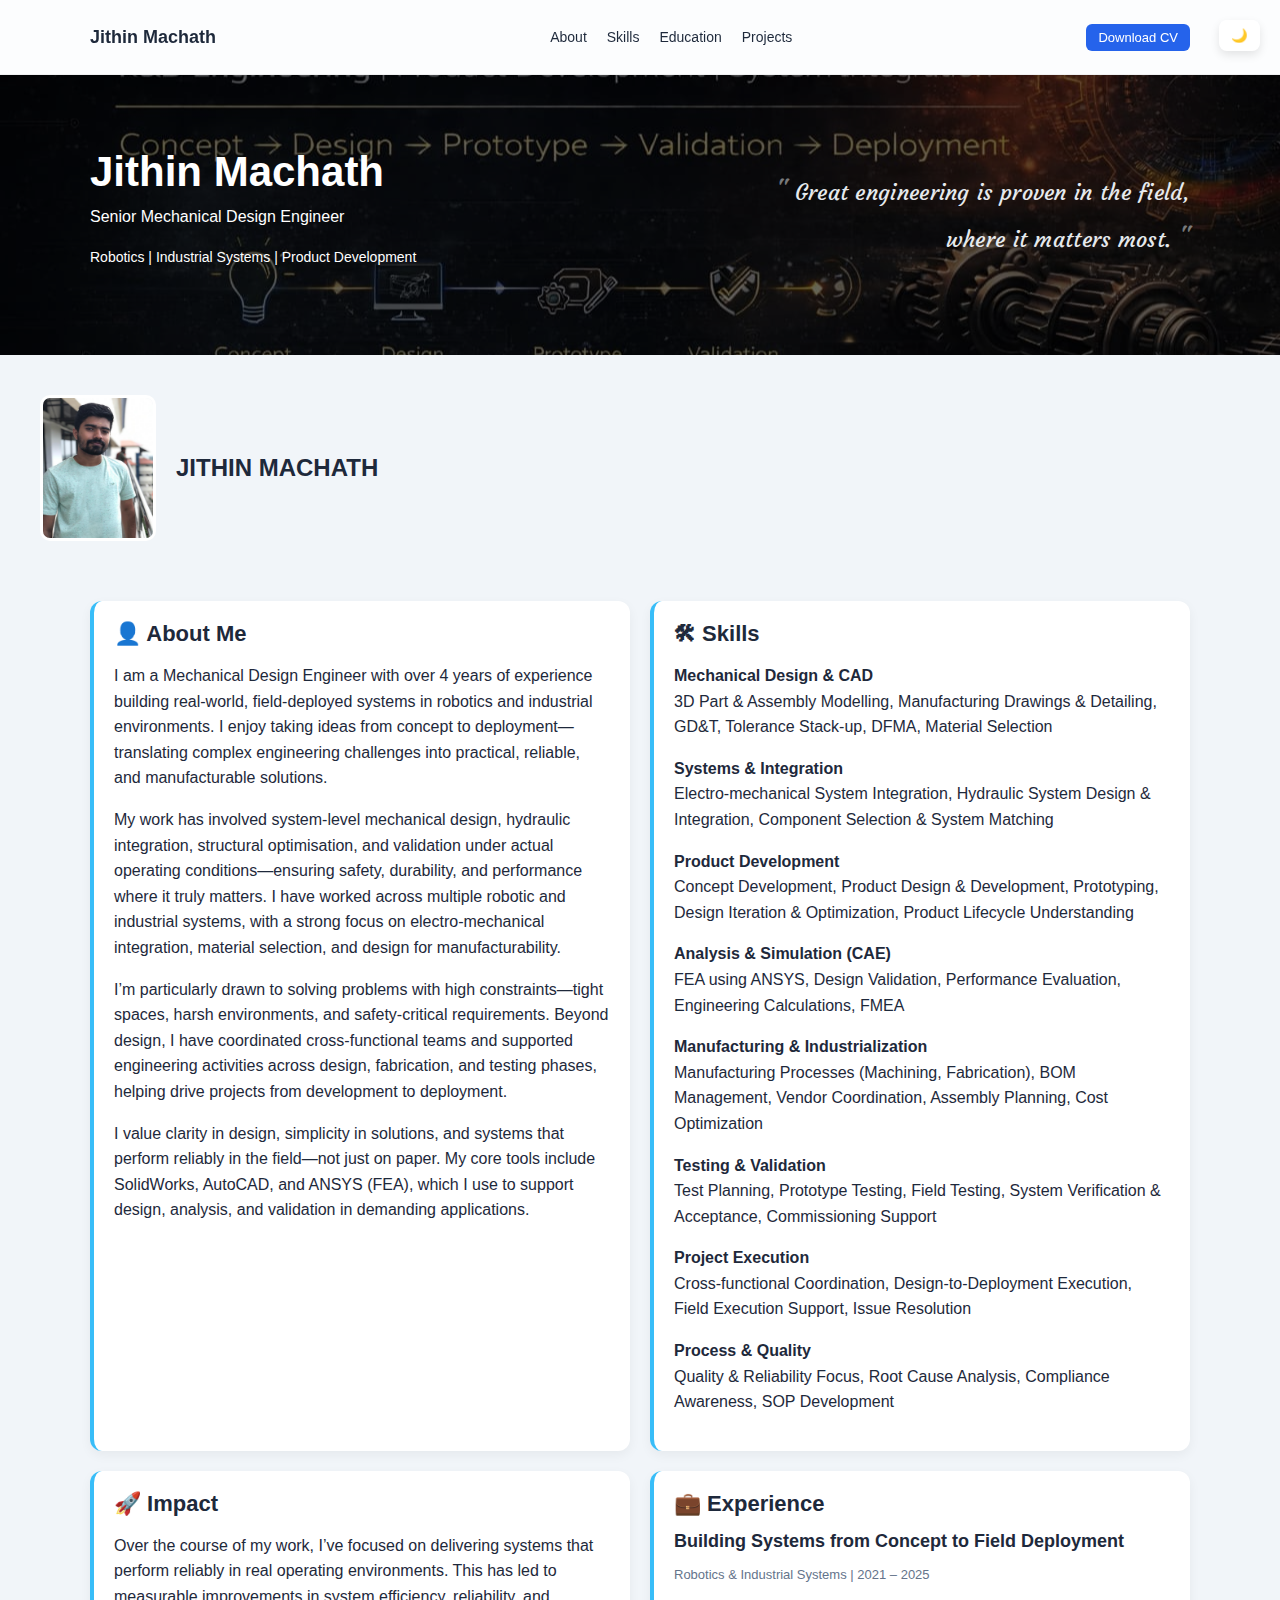
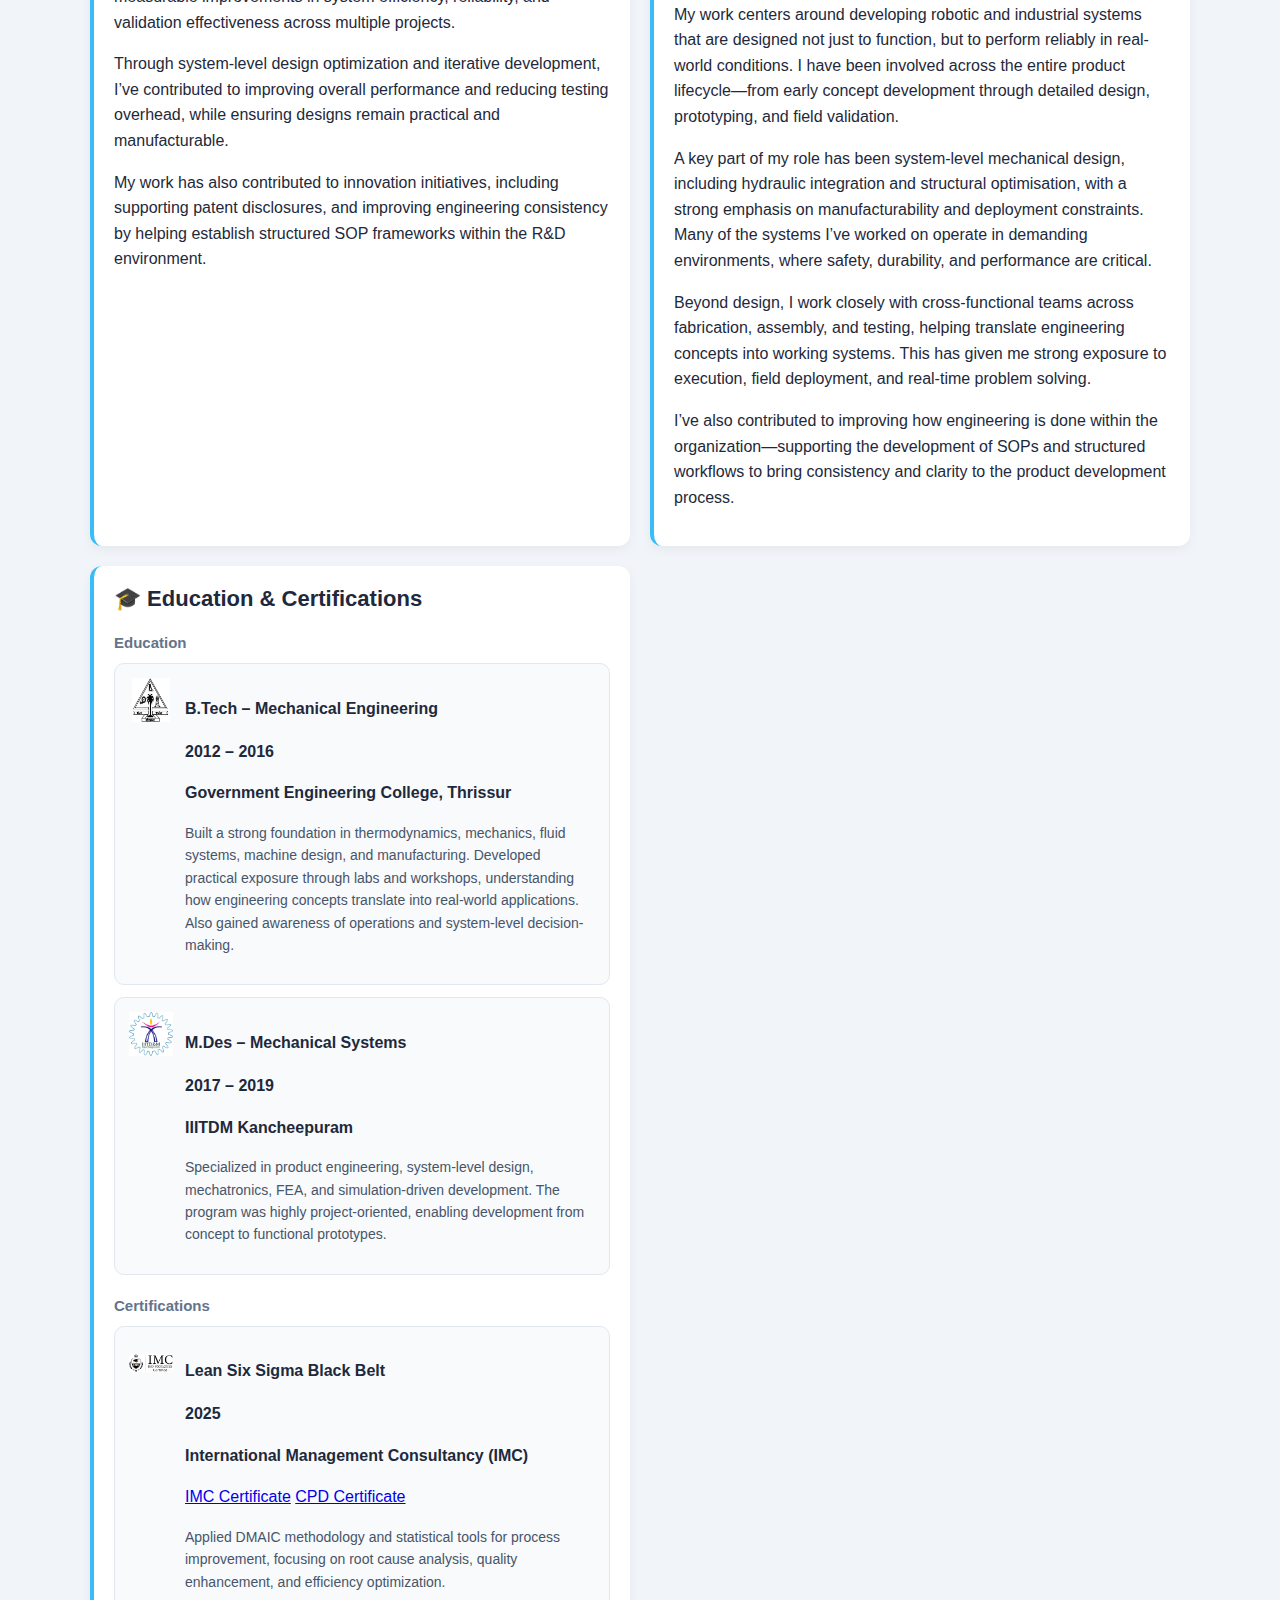
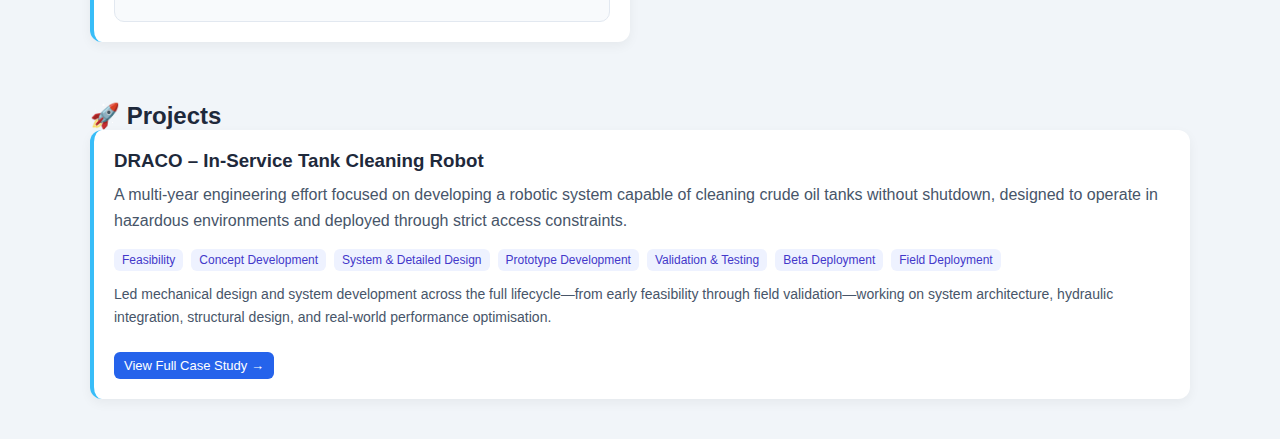
<file: index.html>
<!DOCTYPE html>
<html lang="en">

<head>
    <meta charset="UTF-8">
    <meta name="viewport" content="width=device-width, initial-scale=1.0">
    <title>Jithin Machath | Mechanical Engineer</title>
    <link rel="stylesheet" href="style.css">
</head>

<body>

<!-- FLOATING DARK MODE BUTTON -->
<button id="theme-toggle">🌙</button>

<nav class="navbar">
    <div class="nav-container">
<a href="index.html" class="nav-logo">Jithin Machath</a>

        <ul class="nav-links">
            <li><a href="#about">About</a></li>
            <li><a href="#skills">Skills</a></li>
            <li><a href="#education">Education</a></li>
            <li><a href="#projects">Projects</a></li>
        </ul>

        <a href="resume.pdf" class="resume-btn" download>Download CV</a>
    </div>
</nav>

<header class="hero">
    <div class="hero-container">

        <!-- LEFT -->
        <div class="hero-text">
            <h1>Jithin Machath</h1>
            <p class="role">Senior Mechanical Design Engineer</p>
            <p class="subtext">Robotics | Industrial Systems | Product Development</p>
        </div>

        <!-- RIGHT (QUOTE) -->
       <div class="hero-quote">
    <p>
        Great engineering is proven in the field,<br>
        where it matters most.
    </p>
</div>

    </div>
</header>

<!-- INTRO (cleaned, no quote duplication) -->
<section class="intro">
    <div class="intro-header">
        <img src="images/profile.png" class="profile-img">

        <div>
            <h2>JITHIN MACHATH</h2>
        </div>
    </div>
</section>

<section class="container">

    <!-- ABOUT -->
    <article class="card" id="about">
        <h2>👤 About Me</h2>
       <p>
I am a Mechanical Design Engineer with over 4 years of experience building real-world, field-deployed systems in robotics and industrial environments. I enjoy taking ideas from concept to deployment—translating complex engineering challenges into practical, reliable, and manufacturable solutions.
</p>

<p>
My work has involved system-level mechanical design, hydraulic integration, structural optimisation, and validation under actual operating conditions—ensuring safety, durability, and performance where it truly matters. I have worked across multiple robotic and industrial systems, with a strong focus on electro-mechanical integration, material selection, and design for manufacturability.
</p>

<p>
I’m particularly drawn to solving problems with high constraints—tight spaces, harsh environments, and safety-critical requirements. Beyond design, I have coordinated cross-functional teams and supported engineering activities across design, fabrication, and testing phases, helping drive projects from development to deployment.
</p>

<p>
I value clarity in design, simplicity in solutions, and systems that perform reliably in the field—not just on paper. My core tools include SolidWorks, AutoCAD, and ANSYS (FEA), which I use to support design, analysis, and validation in demanding applications.
</p>
    </article>

    <!-- SKILLS -->
    <article class="card" id="skills">
        <h2>🛠 Skills</h2>
        
   <div class="skills-block">

    <p><strong>Mechanical Design & CAD</strong><br>
    3D Part & Assembly Modelling, Manufacturing Drawings & Detailing, GD&T, Tolerance Stack-up, DFMA, Material Selection</p>

    <p><strong>Systems & Integration</strong><br>
    Electro-mechanical System Integration, Hydraulic System Design & Integration, Component Selection & System Matching</p>

    <p><strong>Product Development</strong><br>
    Concept Development, Product Design & Development, Prototyping, Design Iteration & Optimization, Product Lifecycle Understanding</p>

    <p><strong>Analysis & Simulation (CAE)</strong><br>
    FEA using ANSYS, Design Validation, Performance Evaluation, Engineering Calculations, FMEA</p>

    <p><strong>Manufacturing & Industrialization</strong><br>
    Manufacturing Processes (Machining, Fabrication), BOM Management, Vendor Coordination, Assembly Planning, Cost Optimization</p>

    <p><strong>Testing & Validation</strong><br>
    Test Planning, Prototype Testing, Field Testing, System Verification & Acceptance, Commissioning Support</p>

    <p><strong>Project Execution</strong><br>
    Cross-functional Coordination, Design-to-Deployment Execution, Field Execution Support, Issue Resolution</p>

    <p><strong>Process & Quality</strong><br>
    Quality & Reliability Focus, Root Cause Analysis, Compliance Awareness, SOP Development</p>

</div>
    </article>

<!-- ACHIEVEMENTS -->
<article class="card" id="impact">
    <h2>🚀 Impact</h2>

    <p>
    Over the course of my work, I’ve focused on delivering systems that perform reliably in real operating environments. This has led to measurable improvements in system efficiency, reliability, and validation effectiveness across multiple projects.
    </p>

    <p>
    Through system-level design optimization and iterative development, I’ve contributed to improving overall performance and reducing testing overhead, while ensuring designs remain practical and manufacturable.
    </p>

    <p>
    My work has also contributed to innovation initiatives, including supporting patent disclosures, and improving engineering consistency by helping establish structured SOP frameworks within the R&D environment.
    </p>

</article>

<!-- EXPERIENCE -->
<article class="card" id="experience">
    <h2>💼 Experience</h2>

    <div class="exp-block">

        <h3>Building Systems from Concept to Field Deployment</h3>
        <p class="exp-meta">Robotics & Industrial Systems | 2021 – 2025 </p>

        <p>
        My work centers around developing robotic and industrial systems that are designed not just to function, but to perform reliably in real-world conditions. I have been involved across the entire product lifecycle—from early concept development through detailed design, prototyping, and field validation.
        </p>

        <p>
        A key part of my role has been system-level mechanical design, including hydraulic integration and structural optimisation, with a strong emphasis on manufacturability and deployment constraints. Many of the systems I’ve worked on operate in demanding environments, where safety, durability, and performance are critical.
        </p>

        <p>
        Beyond design, I work closely with cross-functional teams across fabrication, assembly, and testing, helping translate engineering concepts into working systems. This has given me strong exposure to execution, field deployment, and real-time problem solving.
        </p>

        <p>
        I’ve also contributed to improving how engineering is done within the organization—supporting the development of SOPs and structured workflows to bring consistency and clarity to the product development process.
        </p>

    </div>

</article>


    
    <!-- EDUCATION -->
    <article class="card" id="education">
        <h2>🎓 Education & Certifications</h2>

        <h3 class="sub-heading">Education</h3>

        <div class="edu-block">
            <img src="images/gec.jpg" class="edu-logo">
            <div>
                <h4>B.Tech – Mechanical Engineering</h4>
                <p><strong>2012 – 2016</strong></p>

                <p>
                    <a href="https://gectcr.ac.in/" target="_blank" class="edu-link-main">
                        Government Engineering College, Thrissur
                    </a>
                </p>

                <p class="edu-desc">
                Built a strong foundation in thermodynamics, mechanics, fluid systems, machine design, and manufacturing.
                Developed practical exposure through labs and workshops, understanding how engineering concepts translate
                into real-world applications. Also gained awareness of operations and system-level decision-making.
                </p>
            </div>
        </div>

        <div class="edu-block">
            <img src="images/iiitdm.png" class="edu-logo">
            <div>
                <h4>M.Des – Mechanical Systems</h4>
                <p><strong>2017 – 2019</strong></p>

                <p>
                    <a href="https://www.iiitdm.ac.in/" target="_blank" class="edu-link-main">
                        IIITDM Kancheepuram
                    </a>
                </p>

                <p class="edu-desc">
                Specialized in product engineering, system-level design, mechatronics, FEA, and simulation-driven development.
                The program was highly project-oriented, enabling development from concept to functional prototypes.
                </p>
            </div>
        </div>

        <h3 class="sub-heading">Certifications</h3>

        <div class="edu-block">
            <img src="images/imc.png" class="edu-logo">
            <div>
                <h4>Lean Six Sigma Black Belt</h4>
                <p><strong>2025</strong></p>

                <p>
                    <a href="https://imccertifications.com/" target="_blank" class="edu-link-main">
                        International Management Consultancy (IMC)
                    </a>
                </p>

                <p class="edu-links">
                    <a href="https://imccertifications.com/certificates/C-2025-51795.pdf" target="_blank">IMC Certificate</a>
                    <a href="https://imccertifications.com/certificates/CPD-C-2025-51795.pdf" target="_blank">CPD Certificate</a>
                </p>

                <p class="edu-desc">
                Applied DMAIC methodology and statistical tools for process improvement, focusing on root cause analysis,
                quality enhancement, and efficiency optimization.
                </p>
            </div>
        </div>

    </article>

</section>

<!-- PROJECT -->
<section class="projects-section" id="projects">
    <h2>🚀 Projects</h2>

<a href="draco.html" class="project-link">
    <article class="project-card">

        <h3>DRACO – In-Service Tank Cleaning Robot</h3>

        <p class="project-story">
        A multi-year engineering effort focused on developing a robotic system capable of cleaning crude oil tanks without shutdown, designed to operate in hazardous environments and deployed through strict access constraints.
        </p>

        <div class="project-flow">
        
            <span>Feasibility</span>
            <span>Concept Development</span>
            <span>System & Detailed Design</span>
            <span>Prototype Development</span>
            <span>Validation & Testing</span>
            <span>Beta Deployment</span>
            <span>Field Deployment</span>
        
        </div>

        <p class="project-role">
        Led mechanical design and system development across the full lifecycle—from early feasibility through field validation—working on system architecture, hydraulic integration, structural design, and real-world performance optimisation.
        </p>

        <span class="case-btn">View Full Case Study →</span>

    </article>
</a>

</section>

<!-- THEME SCRIPT -->
<script>
const toggle = document.getElementById("theme-toggle");

toggle.onclick = () => {
    document.body.classList.toggle("dark");
    localStorage.setItem("theme", document.body.classList.contains("dark") ? "dark" : "light");

    toggle.innerText = document.body.classList.contains("dark") ? "☀️" : "🌙";
};

if(localStorage.getItem("theme") === "dark"){
    document.body.classList.add("dark");
    toggle.innerText = "☀️";
}
</script>

</body>
</html>
</file>
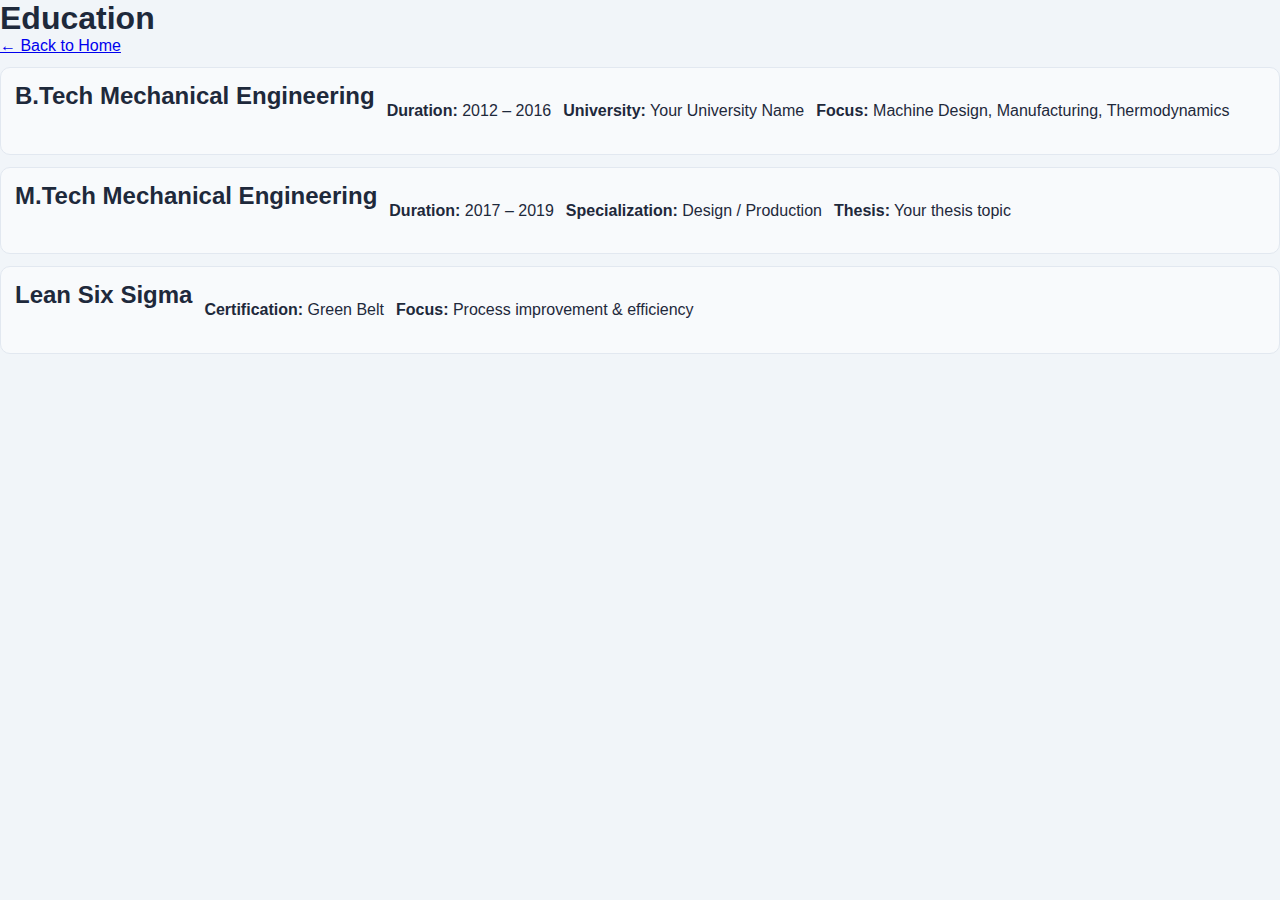
<file: education.html>
<!DOCTYPE html>
<html>
<head>
    <title>Education | Jithin Machath</title>
    <link rel="stylesheet" href="style.css">
</head>

<body>

<header class="page-header">
    <h1>Education</h1>
    <a href="index.html">← Back to Home</a>
</header>

<section class="page-container">

    <div class="edu-block">
        <h2>B.Tech Mechanical Engineering</h2>
        <p><strong>Duration:</strong> 2012 – 2016</p>
        <p><strong>University:</strong> Your University Name</p>
        <p><strong>Focus:</strong> Machine Design, Manufacturing, Thermodynamics</p>
    </div>

    <div class="edu-block">
        <h2>M.Tech Mechanical Engineering</h2>
        <p><strong>Duration:</strong> 2017 – 2019</p>
        <p><strong>Specialization:</strong> Design / Production</p>
        <p><strong>Thesis:</strong> Your thesis topic</p>
    </div>

    <div class="edu-block">
        <h2>Lean Six Sigma</h2>
        <p><strong>Certification:</strong> Green Belt</p>
        <p><strong>Focus:</strong> Process improvement & efficiency</p>
    </div>

</section>

</body>
</html>
</file>
<file: style.css>
@import url('https://fonts.googleapis.com/css2?family=Courgette&display=swap');


/* ================= BASE ================= */
html {
    scroll-behavior: smooth;
}

body {
    margin: 0;
    font-family: 'Inter', Arial, sans-serif;
    background: #f1f5f9;
    color: #1e293b;
    transition: all 0.3s ease;
}

body.dark {
    background: #0f172a;
    color: #e2e8f0;
}

h1, h2, h3 {
    margin: 0;
}

p {
    line-height: 1.6;
}

/* ================= NAVBAR ================= */
.navbar {
    position: sticky;
    top: 0;
    backdrop-filter: blur(12px);
    background: rgba(255,255,255,0.75);
    border-bottom: 1px solid rgba(0,0,0,0.05);
    z-index: 1000;
}

body.dark .navbar {
    background: rgba(15,23,42,0.75);
    border-color: rgba(255,255,255,0.08);
}

.nav-container {
    max-width: 1100px;
    margin: auto;
    padding: 12px 40px;
    display: flex;
    justify-content: space-between;
    align-items: center;
}

.nav-logo {
    font-weight: 700;
    font-size: 18px;
    text-decoration: none;
    color: inherit;
    cursor: pointer;
}

.nav-logo:hover {
    color: #2563eb;
}

.nav-links {
    display: flex;
    gap: 20px;
    list-style: none;
}

.nav-links a {
    text-decoration: none;
    color: inherit;
    font-size: 14px;
    transition: 0.2s;
}

.nav-links a:hover {
    color: #2563eb;
}

/* ================= BUTTON ================= */
.resume-btn {
    background: #2563eb;
    color: white;
    padding: 6px 12px;
    border-radius: 6px;
    text-decoration: none;
    font-size: 13px;
}

.resume-btn:hover {
    background: #1d4ed8;
}

/* ================= HERO (UPDATED ONLY) ================= */
.hero {
    height: 280px;
    background: url('images/cover.jpg') center/cover no-repeat;
    position: relative;
    display: flex;
    align-items: center;
}

.hero::before {
    content: "";
    position: absolute;
    inset: 0;
    background: rgba(0,0,0,0.6);
}

.hero-container {
    position: relative;
    z-index: 1;
    width: 100%;
    max-width: 1100px;
    margin: auto;
    padding: 0 40px;

    display: flex;
    justify-content: space-between;
    align-items: center;
    gap: 40px;
}

.hero-text {
    color: white;
    flex: 1;
    min-width: 300px;
}

.hero-text h1 {
    font-size: 42px;
}

.role {
    margin-top: 8px;
}

.subtext {
    font-size: 14px;
}

.hero-quote {
    flex: 1;
    max-width: 560px;
    text-align: right;
    color: #f1f5f9;

    display: flex;
    justify-content: flex-end;
}

/* BASE QUOTE */
.hero-quote p {
    font-family: 'Courgette', cursive;
    font-size: 22px;
    line-height: 1.8;
    letter-spacing: 0.3px;
    margin: 0;
    opacity: 0.95;
}

.hero-quote {
    max-width: 420px;
}

.hero-quote p::before,
.hero-quote p::after {
    content: '"';
    font-size: 26px;
    opacity: 0.5;
}

/* LINE BALANCE */
.hero-quote .line1,
.hero-quote .line2 {
    opacity: 0.9;
}

/* DARK MODE */
body.dark .hero-quote .highlight {
    color: #60a5fa;
}

/* ================= INTRO ================= */
.intro {
    padding: 40px;
}

.intro-header {
    display: flex;
    gap: 20px;
    align-items: center;
}

.profile-img {
    width: 110px;
    height: 140px;
    border-radius: 10px;
    border: 3px solid white;
}

/* ================= GRID ================= */
.container {
    display: grid;
    grid-template-columns: 1fr 1fr;
    gap: 20px;
    max-width: 1100px;
    margin: auto;
    padding: 20px 40px;
}

/* ================= CARD ================= */
.card, .project-card {
    background: white;
    padding: 20px;
    border-radius: 12px;
    border-left: 4px solid #38bdf8;
    box-shadow: 0 4px 12px rgba(0,0,0,0.05);
    transition: 0.3s;
}

.card:hover, .project-card:hover {
    transform: translateY(-5px);
}

body.dark .card,
body.dark .project-card {
    background: #1e293b;
}

/* ================= HEADING FIX ================= */
.card h2 {
    font-size: 22px;
    margin-bottom: 14px;
    display: flex;
    align-items: center;
    gap: 8px;
}

.sub-heading {
    font-size: 15px;
    font-weight: 600;
    margin-top: 22px;
    margin-bottom: 12px;
    color: #64748b;
}

body.dark .sub-heading {
    color: #cbd5f5;
}

/* ================= EDUCATION ================= */
.edu-block {
    display: flex;
    gap: 12px;
    padding: 14px;
    margin-top: 12px;
    background: #f8fafc;
    border-radius: 10px;
    border: 1px solid #e2e8f0;
}

body.dark .edu-block {
    background: #1e293b;
    border-color: #334155;
}

.edu-logo {
    width: 44px;
    height: 44px;
    object-fit: contain;
    flex-shrink: 0;
}

.edu-desc {
    font-size: 14px;
    color: #475569;
    margin-top: 6px;
}

body.dark .edu-desc {
    color: #cbd5f5;
}

/* ================= LINKS FIX ================= */
.edu-link-main {
    text-decoration: none;
    color: #1e293b;
    font-weight: 600;
}

.edu-link-main:hover {
    color: #2563eb;
}

body.dark .edu-link-main {
    color: #e2e8f0;
}

/* ================= PROJECT ================= */
.project-link {
    text-decoration: none;
    color: inherit;
}

.case-btn {
    display: inline-block;
    margin-top: 10px;
    background: #2563eb;
    color: white;
    padding: 6px 10px;
    border-radius: 6px;
    font-size: 13px;
}

/* ================= PROJECT SECTION ================= */
.projects-section {
    max-width: 1100px;
    margin: 40px auto;
    padding: 0 40px;
}

/* ================= CASE STUDY ================= */
.case-hero {
    padding: 80px 40px 40px;
    background: linear-gradient(to right, #1e293b, #0f172a);
    color: white;
    text-align: center;
}

.case-container {
    max-width: 900px;
    margin: auto;
    padding: 40px;
}

.case-block {
    margin-bottom: 25px;
    padding: 20px;
    background: white;
    border-radius: 10px;
    border-left: 4px solid #38bdf8;
}

body.dark .case-block {
    background: #1e293b;
}

/* ================= GALLERY ================= */
.case-gallery {
    display: grid;
    grid-template-columns: repeat(3,1fr);
    gap: 10px;
    margin-top: 15px;
}

.case-gallery img {
    width: 100%;
    height: 140px;
    object-fit: cover;
    border-radius: 10px;
    cursor: pointer;
    transition: 0.3s;
}

.case-gallery img:hover {
    transform: scale(1.05);
}

/* ================= VIDEO ================= */
.case-video iframe {
    width: 100%;
    height: 400px;
    border-radius: 10px;
}

/* ================= THEME BUTTON ================= */
#theme-toggle {
    position: fixed;
    top: 20px;
    right: 20px;
    z-index: 2000;
    padding: 8px 12px;
    border-radius: 8px;
    border: none;
    cursor: pointer;
    background: white;
    box-shadow: 0 4px 10px rgba(0,0,0,0.1);
}

body.dark #theme-toggle {
    background: #334155;
    color: white;
}

/* ================= SCROLL OFFSET ================= */
section,
article {
    scroll-margin-top: 80px;
}

/* ================= RESPONSIVE ================= */
@media (max-width: 768px) {

    .container {
        grid-template-columns: 1fr;
        padding: 20px;
    }

    .intro-header {
        flex-direction: column;
        align-items: flex-start;
    }

    .case-gallery {
        grid-template-columns: 1fr;
    }

    .hero-container {
        flex-direction: column;
        align-items: flex-start;
    }

    .hero-quote {
        margin-top: 20px;
        text-align: left;
        justify-content: flex-start;
    }

    .hero-quote p {
        font-size: 22px;
    }

    .hero-text h1 {
        font-size: 28px;
    }

    .case-video iframe {
        height: 220px;
    }
}

/* ACHIEVEMENTS */
.achievements-list {
    padding-left: 18px;
    margin: 0;
}

.achievements-list li {
    margin-bottom: 10px;
    line-height: 1.6;
}

/* EXPERIENCE */
.exp-block h3 {
    font-size: 18px;
    margin-bottom: 4px;
}

.exp-meta {
    font-size: 13px;
    color: #64748b;
    margin-bottom: 12px;
}

body.dark .exp-meta {
    color: #cbd5f5;
}


.project-story {
    margin-top: 10px;
    color: #475569;
}

body.dark .project-story {
    color: #cbd5f5;
}

/* FLOW TAGS */
.project-flow {
    display: flex;
    flex-wrap: wrap;
    gap: 8px;
    margin-top: 12px;
}

.project-flow span {
    font-size: 12px;
    background: #eef2ff;
    color: #4338ca;
    padding: 4px 8px;
    border-radius: 6px;
}

body.dark .project-flow span {
    background: #1e293b;
    color: #93c5fd;
}

/* ROLE */
.project-role {
    margin-top: 12px;
    font-size: 14px;
    color: #475569;
}

body.dark .project-role {
    color: #cbd5f5;
}
</file>
